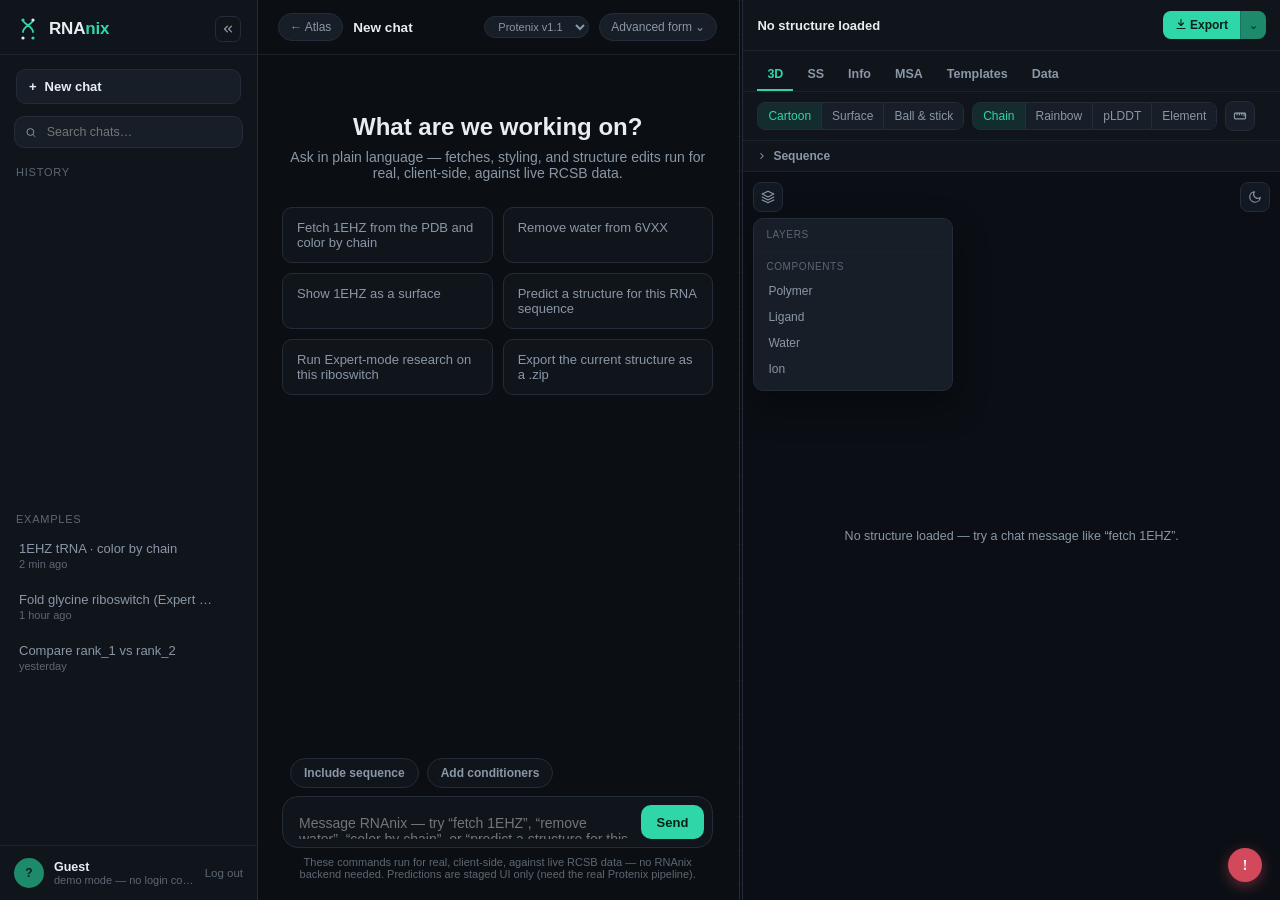
<file: index.html>
<!doctype html>
<html lang="en">
<head>
<meta charset="utf-8">
<meta name="viewport" content="width=device-width, initial-scale=1">
<title>RNAnix Copilot — v2 mockup</title>
<link rel="stylesheet" href="style.css">
<!-- Blocking (no defer/async) and BEFORE <body> on purpose: requireAuth() used to run as the
     last script in the body, after the whole app shell (sidebar, viewer, etc.) had already
     painted -- an unauthenticated visitor (or a fresh incognito tab, or right after logout) saw
     a flash of the full UI before the redirect to login.html fired. Running it here means the
     redirect happens before the browser paints any body content at all. -->
<script src="auth.js"></script>
<script>if (window.RNAnixAuth) RNAnixAuth.requireAuth();</script>
</head>
<body>

<button class="bugreport-btn" id="bugReportBtn" title="Report a bug">!</button>

<div class="shell">

  <!-- ============ SIDEBAR ============ -->
  <aside class="sidebar" id="sidebar">
    <div class="sidebar-head">
      <div class="brand">
        <svg width="24" height="24" viewBox="0 0 24 24" fill="none"><path d="M7 3c0 4 10 6 10 12M17 3c0 4-10 6-10 12" stroke="#2fd6a7" stroke-width="1.8" stroke-linecap="round"/><circle cx="7" cy="3" r="1.6" fill="#2fd6a7"/><circle cx="17" cy="21" r="1.6" fill="#2fd6a7"/><circle cx="17" cy="3" r="1.6" fill="#e8edf2"/><circle cx="7" cy="21" r="1.6" fill="#e8edf2"/></svg>
        <span class="brand-word">RNA<b>nix</b></span>
      </div>
      <button class="sidebar-toggle" id="sidebarToggle" title="Collapse sidebar">
        <svg width="14" height="14" viewBox="0 0 24 24" fill="none" stroke="currentColor" stroke-width="2.2" stroke-linecap="round" stroke-linejoin="round"><path d="M11 17l-5-5 5-5"/><path d="M18 17l-5-5 5-5"/></svg>
      </button>
    </div>
    <button class="new-chat" id="newChatBtn"><span class="nc-plus">+</span><span class="nc-label">New chat</span></button>
    <div class="search-box">
      <svg width="13" height="13" viewBox="0 0 24 24" fill="none" stroke="#8a97a6" stroke-width="2"><circle cx="11" cy="11" r="7"/><path d="M21 21l-4.3-4.3"/></svg>
      <input placeholder="Search chats…">
    </div>
    <div class="hist-label">History</div>
    <div class="hist-list" id="histList"><!-- filled by app.js --></div>
    <div class="hist-label">Examples</div>
    <div class="hist-list" id="exampleList"><!-- filled by app.js --></div>
    <div class="sidebar-foot">
      <div class="avatar" id="userAvatar">?</div>
      <div class="who">
        <div class="wn" id="userName">Guest</div>
        <div class="we" id="userEmail">demo mode — no login configured</div>
      </div>
      <a class="logout" href="/login" id="logoutBtn">Log out</a>
    </div>
  </aside>

  <!-- ============ CHAT COLUMN ============ -->
  <section class="chatcol">
    <div class="chat-head">
      <a class="atlas-nav-btn" href="/" title="Back to the RNA Atlas structure browser">&larr; Atlas</a>
      <div class="cht" id="chatTitle">1EHZ tRNA · color by chain</div>
      <span class="model-select-wrap">
        <select class="model-select" id="modelSelect" title="Backend model used for predictions">
          <option value="">Protenix v1.1</option>
        </select>
        <!-- Hidden by default and only unhidden once a selected model has an entry in app.js's
             MODEL_CHECKPOINT_INFO -- so a model id this table doesn't know about (demo mode, or a
             future server) just doesn't get the affordance, rather than opening onto nothing. -->
        <button class="model-info-btn" id="modelInfoBtn" type="button" aria-expanded="false"
                aria-controls="modelInfoPop" title="Which checkpoint(s) this server runs" hidden>!</button>
        <div class="model-info-pop" id="modelInfoPop" hidden></div>
      </span>
      <button class="adv-toggle" id="advToggle" aria-expanded="false" aria-controls="advPanel"
              title="Manual sampling controls for power users — seeds and samples per seed">Advanced form ⌄</button>
    </div>
    <!-- Sampling knobs applied to every prediction submitted from this page. min/max mirror
         web_bridge.py's defaults_config.json (max_seeds / max_samples); the bridge re-clamps
         server-side, so these bounds are an affordance, not the enforcement point. -->
    <div class="adv-panel" id="advPanel" hidden>
      <span class="adv-field">
        <label class="adv-lbl" for="advSeeds">Seeds</label>
        <input class="adv-num" id="advSeeds" type="number" min="1" max="5" step="1" value="3">
      </span>
      <span class="adv-field">
        <label class="adv-lbl" for="advSamples">Samples / seed</label>
        <input class="adv-num" id="advSamples" type="number" min="1" max="5" step="1" value="5">
      </span>
      <span class="adv-hint" id="advHint"><!-- filled by app.js --></span>
    </div>
    <!-- Contact conditioning. Revealed ONLY while a contact-conditioned model is selected (that
         model's /models entry carries contact:true), because those checkpoints are trained to
         consume an asserted contact map and the backend rejects a request supplying none.
         Deliberately a separate panel from #advPanel: those are sampling knobs that apply to every
         model, this is REQUIRED input for one specific model. -->
    <div class="contact-panel" id="contactPanel" hidden>
      <span class="adv-field contact-grow">
        <label class="adv-lbl" for="contactPairs">Contacts</label>
        <input class="adv-text" id="contactPairs" type="text" autocomplete="off"
               placeholder="10-90, 20-80   ·   between chains: A10-B5"
               title="1-based residue pairs to force into contact. Comma or space separated.">
      </span>
      <span class="adv-field">
        <label class="adv-lbl" for="checkpointSelect">Checkpoint</label>
        <select class="adv-sel" id="checkpointSelect"
                title="Which specialist checkpoint. Auto picks the one validated for the contact type you gave.">
          <option value="auto" selected>Auto (from contacts)</option>
          <option value="itt-contact">Intra-chain — pseudoknots</option>
          <option value="contact-specialist">Inter-chain — docking</option>
        </select>
      </span>
      <span class="adv-hint" id="contactHint"><!-- filled by app.js --></span>
    </div>
    <div class="jobs-panel" id="jobsPanel" hidden><!-- filled by app.js --></div>
    <div class="chat-body" id="chatBody"><!-- filled by app.js --></div>
    <div class="chat-inputbar">
      <div class="input-toolbar">
        <button class="input-tool-btn" id="entityBtn" title="Build a multi-entity structure (RNA / protein / DNA / ligand)">Include sequence</button>
        <div class="attach-wrap">
          <button class="input-tool-btn" id="attachBtn" title="Add chemical mapping, MoHCA-seq, templates, or an MSA as conditioning — or upload your own structure file / paper">Add conditioners</button>
          <div class="attach-menu" id="attachMenu" hidden>
            <button data-tab="data" data-attach="chem">Chemical mapping (1D)</button>
            <button data-tab="data" data-attach="mohca">MoHCA-seq (2D)</button>
            <button data-tab="templates" data-attach="templates">Templates</button>
            <button data-tab="msa" data-attach="msa">MSA</button>
            <!-- Real uploads (bytes -> S3 via uploads.js), not text pasted into a tab. -->
            <button data-upload="template" title="Your own .pdb/.cif — aligned per chain and fed to the fold as a 3D template (template-capable models only)">Upload structure as template (.pdb/.cif)</button>
            <button data-upload="paper" title="A paper (even paywalled) for the research step">Upload paper (.pdf)</button>
          </div>
        </div>
      </div>
      <div class="attach-chips" id="attachChips" hidden><!-- filled by app.js renderAttachChips --></div>
      <div class="inputbox">
        <textarea id="msgInput" rows="1" placeholder="Message RNAnix — try “fetch 1EHZ”, “remove water”, “color by chain”, or “predict a structure for this sequence”…"></textarea>
        <button class="send-btn" id="sendBtn" title="Send">Send</button>
      </div>
      <div class="input-hint">These commands run for real, client-side, against live RCSB data — no RNAnix backend needed. Predictions are staged UI only (need the real Protenix pipeline).</div>
    </div>
  </section>

  <!-- ============ VIEWER COLUMN ============ -->
  <div class="resize-handle" id="resizeHandle" title="Drag to resize"></div>
  <aside class="viewer">
    <div class="viewer-head">
      <div class="viewer-name" id="viewerName">1EHZ — tRNA-Phe</div>
      <div class="dl-wrap">
        <button class="dl-main" id="dlMain" title="Download everything as a .zip">
          <svg width="12" height="12" viewBox="0 0 24 24" fill="none" stroke="currentColor" stroke-width="2.2" stroke-linecap="round" stroke-linejoin="round" style="vertical-align:-1px"><path d="M12 3v12"/><path d="M7 10l5 5 5-5"/><path d="M4 21h16"/></svg>
          Export
        </button>
        <button class="dl-caret" id="dlCaret" title="More download options">⌄</button>
        <div class="dl-menu" id="dlMenu" hidden>
          <button class="dl-item" data-k="zip">Everything (.zip)</button>
          <button class="dl-item" data-k="pdb">Structure (.pdb)</button>
          <button class="dl-item" data-k="cif">Structure (.cif)</button>
          <button class="dl-item" data-k="png">Image (.png)</button>
          <button class="dl-item" data-k="dbn">Secondary structure (.dbn)</button>
          <button class="dl-item" data-k="msa">Current MSA tab (.fasta)</button>
          <button class="dl-item" data-k="pool">Full prediction pool (all seeds &amp; samples)</button>
        </div>
      </div>
    </div>

    <div class="vtabs">
      <button class="vtab active" data-tab="3d">3D</button>
      <button class="vtab" data-tab="ss">SS</button>
      <button class="vtab" data-tab="info">Info</button>
      <button class="vtab" data-tab="msa">MSA</button>
      <button class="vtab" data-tab="templates">Templates</button>
      <button class="vtab" data-tab="data">Data</button>
    </div>

    <!-- ---- 3D tab ---- -->
    <div class="tabpanel active" data-panel="3d">
      <div class="viewer-toolbar" id="viewerToolbar">
        <!-- row 1: style + color as button groups -->
        <div class="vt-row1">
          <div class="btn-group" id="styleGroup">
            <button class="seg-btn active" data-style="Cartoon">Cartoon</button>
            <button class="seg-btn" data-style="Surface">Surface</button>
            <button class="seg-btn" data-style="Ball & stick">Ball &amp; stick</button>
          </div>
          <div class="btn-group" id="colorGroup">
            <button class="seg-btn active" data-color="Chain">Chain</button>
            <button class="seg-btn" data-color="Rainbow">Rainbow</button>
            <button class="seg-btn" data-color="pLDDT">pLDDT</button>
            <button class="seg-btn" data-color="Element">Element</button>
          </div>
          <button class="icon-btn" id="measureBtn" title="Measure distance">
            <svg width="14" height="14" viewBox="0 0 24 24" fill="none" stroke="currentColor" stroke-width="2" stroke-linecap="round" stroke-linejoin="round"><rect x="2.5" y="7" width="19" height="10" rx="1.5"/><path d="M7 7v3M11 7v3M15 7v3M19 7v5"/></svg>
          </button>
        </div>
        <!-- row 1b: rank scrubber -- only shown when a loaded prediction has more than one ranked
             pick (see addPredictionLayer/L.ranks). Hidden for plain PDB fetches and single-rank
             predictions. -->
        <div class="vt-row1b" id="rankScrubber" hidden>
          <button class="icon-btn" id="rankPrevBtn" title="Previous rank">
            <svg width="12" height="12" viewBox="0 0 24 24" fill="none" stroke="currentColor" stroke-width="2.5" stroke-linecap="round" stroke-linejoin="round"><path d="M15 6l-6 6 6 6"/></svg>
          </button>
          <span id="rankLabel">Rank 1 of 5</span>
          <button class="icon-btn" id="rankNextBtn" title="Next rank">
            <svg width="12" height="12" viewBox="0 0 24 24" fill="none" stroke="currentColor" stroke-width="2.5" stroke-linecap="round" stroke-linejoin="round"><path d="M9 6l6 6-6 6"/></svg>
          </button>
          <button class="seg-btn rank-overlay-btn" id="rankOverlayBtn" title="Co-render every rank in the same scene (not structurally aligned -- each is an independent sample, so they may sit at different positions/orientations)">Overlay all</button>
        </div>
        <!-- row 2: collapsible sequence accordion -->
        <button class="seq-acc-head" id="seqAccHead">
          <svg class="seq-caret" width="10" height="10" viewBox="0 0 24 24" fill="none" stroke="currentColor" stroke-width="2.5" stroke-linecap="round" stroke-linejoin="round"><path d="M9 6l6 6-6 6"/></svg>
          Sequence
        </button>
        <div class="seq-acc-body" id="seqPanel" hidden>
          <div class="sp-body" id="seqBody"></div>
        </div>
      </div>
      <!-- row 3: the 3D canvas itself -->
      <div class="canvas-wrap">
        <div id="mstarContainer" class="mstar-container"></div>
        <div class="viewer-msg" id="viewerMsg">Loading…</div>
        <button class="icon-btn canvas-theme-btn" id="themeBtn" title="Toggle light/dark viewer background"></button>

        <div class="display-wrap canvas-display-wrap">
          <button class="icon-btn" id="displayBtn" title="Layers &amp; components">
            <svg width="14" height="14" viewBox="0 0 24 24" fill="none" stroke="currentColor" stroke-width="2" stroke-linecap="round" stroke-linejoin="round"><path d="M12 2 2 7l10 5 10-5-10-5z"/><path d="M2 17l10 5 10-5"/><path d="M2 12l10 5 10-5"/></svg>
          </button>
          <div class="display-menu" id="displayMenu">
            <div class="disp-sec-label">Layers</div>
            <div class="disp-layers" id="dispLayers"></div>
            <div class="disp-divider"></div>
            <div class="disp-sec-label">Components</div>
            <div class="comp-panel">
              <div class="comp-row" data-c="Polymer"><span class="cn">Polymer</span><button class="eye"></button></div>
              <div class="comp-row" data-c="Ligand"><span class="cn">Ligand</span><button class="eye"></button></div>
              <div class="comp-row" data-c="Water"><span class="cn">Water</span><button class="eye"></button></div>
              <div class="comp-row" data-c="Ion"><span class="cn">Ion</span><button class="eye"></button></div>
            </div>
          </div>
        </div>
      </div>
    </div>

    <!-- ---- Secondary Structure tab ---- -->
    <div class="tabpanel" data-panel="ss">
      <div class="ssmode-row">
        <button class="ssmode-btn active" data-m="proj">3D projection</button>
        <button class="ssmode-btn" data-m="circular">2D layout</button>
        <button class="ssmode-btn" data-m="arc">Arc</button>
        <button class="ssmode-btn" data-m="flatten">Flattened 3D fold</button>
      </div>
      <div class="ss-caption">Backbone <span class="ss-leg-grey">grey</span> · <span class="ss-leg-pair">base pair</span> · <span class="ss-leg-pk">pseudoknot (dashed)</span>. "Flattened 3D fold" tracks the 3D viewer's camera live as you rotate it.</div>
      <div class="ss-canvas" id="ssCanvas"></div>
      <div class="motif-lanes-wrap">
        <div class="data-sec-h" style="padding:0 14px;">Motif lanes <span class="data-hint">sequence · DMS · 2A3 reactivity (white=protected → red=reactive) · pairing (white=paired, light red=unpaired)</span></div>
        <div id="motifLanes"></div>
      </div>
    </div>

    <!-- ---- Info tab ---- -->
    <div class="tabpanel" data-panel="info">
      <div class="info-wrap" id="infoWrap"></div>
    </div>

    <!-- ---- MSA tab ---- -->
    <div class="tabpanel" data-panel="msa">
      <div class="data-wrap" style="padding-bottom:0;">
        <div>
          <div class="data-sec-h">Multiple sequence alignment <span class="data-hint">paste FASTA, gaps as '-'</span></div>
          <textarea class="data-input" id="msaInput" rows="6"></textarea>
          <div class="data-actions"><button class="mini-btn" id="msaUpload">Upload .fasta</button><button class="mini-btn primary" id="msaViz">Render alignment</button></div>
        </div>
      </div>
      <div class="msa-table" id="msaWrap"></div>
    </div>

    <!-- ---- Templates tab ---- -->
    <div class="tabpanel" data-panel="templates">
      <!-- filled by app.js renderTemplates() at init and on every open, from the current thread's
           /brief data (templates.js); with no job it renders the mode-"none" empty state -->
      <div class="tpl-wrap" id="tplWrap"></div>
    </div>

    <!-- ---- Data tab: ChemMap + MoHCA-seq ---- -->
    <div class="tabpanel" data-panel="data">
      <div class="data-wrap">
        <div class="data-sec">
          <div class="data-sec-h">Chemical mapping (1D) <span class="data-hint">SHAPE / DMS reactivity per residue</span></div>
          <textarea class="data-input" id="chemInput" rows="2" placeholder="Paste reactivity values, comma or newline separated…"></textarea>
          <div class="data-actions"><button class="mini-btn" id="chemUpload">Upload file</button><button class="mini-btn primary" id="chemViz">Visualize</button></div>
          <div class="chemmap-track" id="chemTrack"></div>
        </div>
        <div class="data-sec">
          <div class="data-sec-h">MoHCA-seq (2D) <span class="data-hint">hydroxyl-radical contact map</span></div>
          <textarea class="data-input" id="mohcaInput" rows="3" placeholder="Paste contact triples: i,j,score per line…"></textarea>
          <div class="data-actions"><button class="mini-btn" id="mohcaUpload">Upload file</button><button class="mini-btn primary" id="mohcaViz">Visualize</button></div>
          <div class="mohca-grid" id="mohcaGrid"></div>
        </div>
      </div>
    </div>
  </aside>

</div>

<!-- ============ ENTITY INPUT MODAL — ported from the original /inference form ============ -->
<div class="modal-overlay" id="entityModalOverlay" hidden>
  <div class="modal-card">
    <div class="modal-head">
      <h3>Input entities</h3>
      <button class="modal-close" id="entityModalClose" title="close">&times;</button>
    </div>
    <label class="ilbl">Entities <span class="lbl-sub">RNA · protein · DNA · ligand</span></label>
    <div id="ent-entities"></div>
    <div class="ent-actions"><button id="add-entity" class="linkbtn" type="button">+ Add entity</button></div>
    <div class="seqinfo"><span id="ent-seqlen">0 residues</span><button id="example-btn" class="linkbtn" type="button">load example</button></div>
    <div class="modal-actions">
      <button class="mini-btn" id="entityCancel">Cancel</button>
      <button class="mini-btn primary" id="entityInsert">Insert into message</button>
    </div>
  </div>
</div>

<input type="file" id="fileHidden" hidden accept=".txt,.csv,.fasta,.fa">
<!-- Binary uploads (structure files as templates, papers); #fileHidden above stays text-only. -->
<input type="file" id="fileUploadHidden" hidden accept=".pdb,.ent,.cif,.mmcif,.pdf">
<script src="uploads.js"></script>
<!-- templates.js (pure Templates-tab helpers, window.RNAnixTemplates) must load before app.js -->
<script src="templates.js"></script>
<script src="app.js"></script>
</body>
</html>
</file>
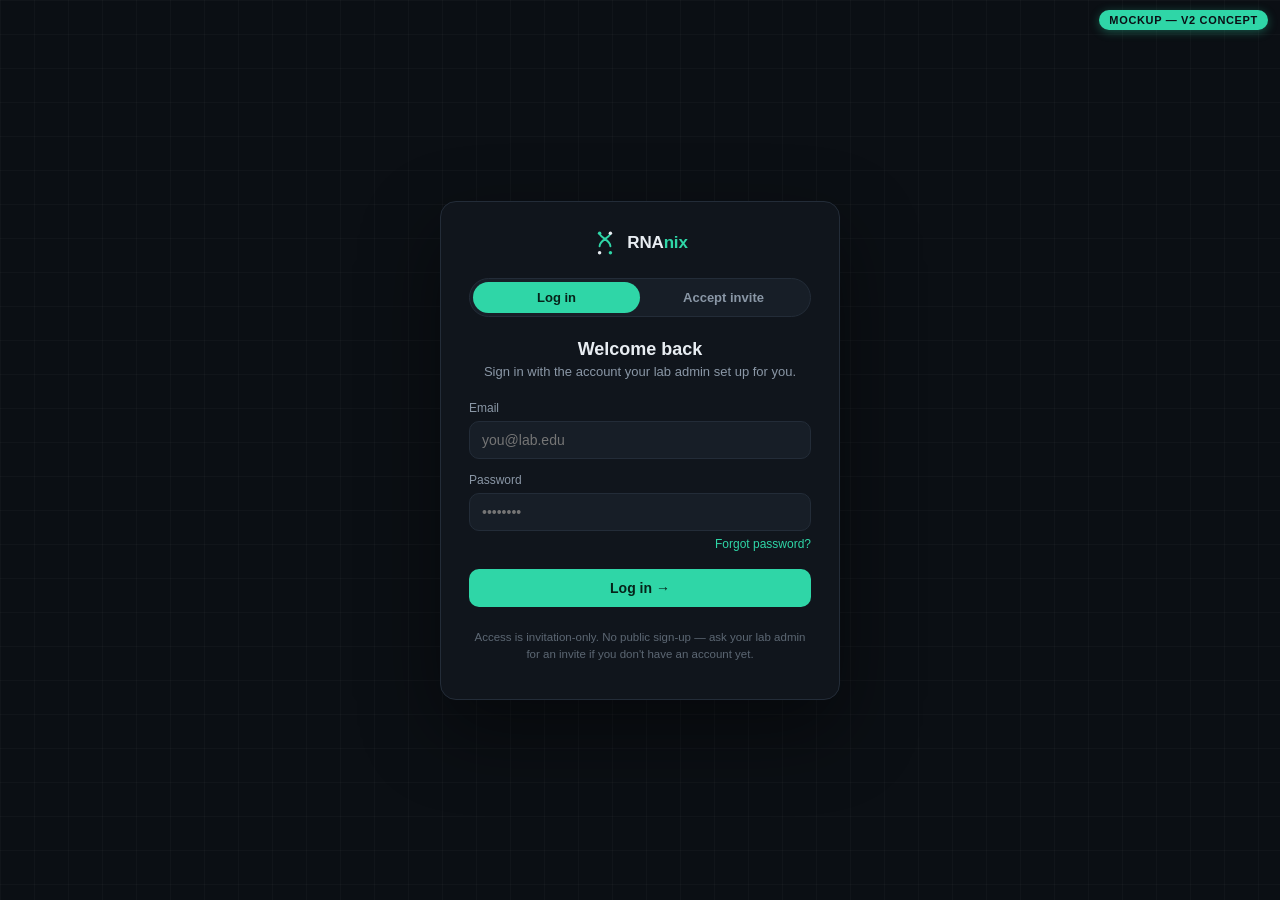
<file: login.html>
<!doctype html>
<html lang="en">
<head>
<meta charset="utf-8">
<meta name="viewport" content="width=device-width, initial-scale=1">
<title>RNAnix — sign in</title>
<link rel="stylesheet" href="style.css">
</head>
<body>
<div class="mockup-badge">mockup — v2 concept</div>

<div class="auth-wrap">
  <div class="auth-card">
    <div class="brand">
      <svg width="26" height="26" viewBox="0 0 24 24" fill="none"><path d="M7 3c0 4 10 6 10 12M17 3c0 4-10 6-10 12" stroke="#2fd6a7" stroke-width="1.8" stroke-linecap="round"/><circle cx="7" cy="3" r="1.6" fill="#2fd6a7"/><circle cx="17" cy="21" r="1.6" fill="#2fd6a7"/><circle cx="17" cy="3" r="1.6" fill="#e8edf2"/><circle cx="7" cy="21" r="1.6" fill="#e8edf2"/></svg>
      <span class="brand-word">RNA<b>nix</b></span>
    </div>

    <div class="auth-tabs">
      <button class="active" data-pane="login">Log in</button>
      <button data-pane="invite">Accept invite</button>
    </div>

    <!-- ---- LOG IN ---- -->
    <div class="pane active" id="pane-login">
      <p class="auth-title">Welcome back</p>
      <p class="auth-sub">Sign in with the account your lab admin set up for you.</p>
      <form id="loginForm">
        <div class="field"><label>Email</label><input type="email" id="login-email" placeholder="you@lab.edu"></div>
        <div class="field"><label>Password</label><input type="password" id="login-pw" placeholder="••••••••"></div>
        <p class="auth-error" id="login-error" hidden></p>
        <div class="auth-forgot"><a href="#">Forgot password?</a></div>
        <button class="btn-primary" type="submit">Log in →</button>
      </form>
      <p class="auth-nogo">Access is invitation-only. No public sign-up — ask your lab admin<br>for an invite if you don't have an account yet.</p>
    </div>

    <!-- ---- ACCEPT INVITE ---- -->
    <div class="pane" id="pane-invite">
      <p class="auth-title">You've been invited</p>
      <p class="auth-sub">Set a password to activate your RNAnix account.</p>
      <div class="invite-note" id="invite-note"><b>Your lab admin</b> invited you to RNAnix. Log in with the temporary password from your invite email first — this pane activates once Cognito asks for a new one.</div>
      <form id="inviteForm">
        <div class="field"><label>Email</label><input type="email" id="invite-email"></div>
        <div class="field">
          <label>New password</label>
          <input type="password" id="pw" placeholder="Create a password" oninput="checkStrength()">
          <div class="strength" id="strength">
            <span data-k="len">8+ characters</span>
            <span data-k="up">1 uppercase</span>
            <span data-k="num">1 number</span>
            <span data-k="sp">1 special char</span>
          </div>
        </div>
        <div class="field"><label>Confirm password</label><input type="password" id="invite-pw2" placeholder="Repeat password"></div>
        <p class="auth-error" id="invite-error" hidden></p>
        <button class="btn-primary" type="submit">Set password &amp; continue →</button>
      </form>
    </div>
  </div>
</div>

<!-- Only auth.js here, deliberately: this page (plus auth.js + style.css) is the one thing the
     edge gate serves to visitors who are NOT logged in, so it must not pull in app.js -- both to
     keep the un-authenticated surface minimal and because app.js does nothing on this page.
     NOTE: in production this file is served from the SITE ROOT as /login (-> the /login.html
     object), not from /inference/. It is published ONLY by rna-atlas-inference's
     scripts/deploy_frontend.sh, which rewrites the two relative asset refs (style.css above,
     auth.js below) to /inference/style.css and /inference/auth.js -- at the root, a relative
     style.css would be the Atlas landing page's stylesheet and auth.js would not exist -- and
     injects the window.INFER_API / COGNITO_REGION / COGNITO_CLIENT_ID / AUTH_COOKIE_DOMAIN config
     block right before the auth.js tag (without it RNAnixAuth.configured() is false, the forms
     fall back to index.html, and the gate bounces straight back here: a lockout). Never copy this
     file to S3 by hand. Relative here keeps `python3 -m http.server` from the repo root working. -->
<script src="auth.js"></script>
<script>
// ?next= is set by the edge gate: the same-origin path the visitor originally asked for ("/",
// "/v0/inference/", ...). Only an absolute path on THIS origin is honoured -- never a full URL,
// never "//host", never the login page itself (/login or /login.html would loop) -- so this
// cannot become an open redirect. With no usable next (someone opened /login directly), go to
// the app: this page is served from the site root, so a relative default would land on the Atlas
// landing page instead.
function safeNext() {
  var n = new URLSearchParams(location.search).get('next') || '';
  if (/^\/(?!\/)[^\\\s]*$/.test(n) && !/^\/login(\.html)?([?#\/]|$)/.test(n) && !/login\.html/.test(n)) return n;
  return '/inference/';
}

// Someone with a still-valid session in this browser (or a live refresh token) never needs the
// form: refresh the edge cookie and send them on. Covers everyone who logged in before the cookie
// existed and got bounced here by the gate.
(function () {
  if (!window.RNAnixAuth || !RNAnixAuth.configured()) return;
  RNAnixAuth.resume().then(function (ok) { if (ok) location.replace(safeNext()); });
})();

document.querySelectorAll('.auth-tabs button').forEach(function (b) {
  b.onclick = function () {
    document.querySelectorAll('.auth-tabs button').forEach(function (x) { x.classList.remove('active'); });
    document.querySelectorAll('.pane').forEach(function (x) { x.classList.remove('active'); });
    b.classList.add('active');
    document.getElementById('pane-' + b.dataset.pane).classList.add('active');
  };
});
function checkStrength() {
  var v = document.getElementById('pw').value;
  var rules = { len: v.length >= 8, up: /[A-Z]/.test(v), num: /[0-9]/.test(v), sp: /[^A-Za-z0-9]/.test(v) };
  Object.keys(rules).forEach(function (k) {
    document.querySelector('#strength [data-k="' + k + '"]').classList.toggle('ok', rules[k]);
  });
}

// pendingInviteSession carries a NEW_PASSWORD_REQUIRED challenge's Session token from the login
// pane to the invite pane — Cognito needs it back in RespondToAuthChallenge.
var pendingInviteSession = null;

// The invite email's "Accept your invitation" link is /login.html?email=<address> (Cognito's
// {username} placeholder, see terraform/cognito.tf) -- pre-fill it so an invitee never has to
// copy their own email out of the email body onto a blank form, and jump straight into the
// password field since the temp password is the only thing left to type.
(function () {
  var email = new URLSearchParams(location.search).get('email');
  if (!email) return;
  document.getElementById('login-email').value = email;
  document.getElementById('invite-email').value = email;
  document.getElementById('login-pw').focus();
})();

document.getElementById('loginForm').addEventListener('submit', async function (e) {
  e.preventDefault();
  var errEl = document.getElementById('login-error'); errEl.hidden = true;
  if (!window.RNAnixAuth || !RNAnixAuth.configured()) { location.href = 'index.html'; return; } // mockup fallback
  var email = document.getElementById('login-email').value.trim();
  var pw = document.getElementById('login-pw').value;
  try {
    await RNAnixAuth.login(email, pw);
    location.href = safeNext();
  } catch (err) {
    if (err.challenge === 'NEW_PASSWORD_REQUIRED') {
      pendingInviteSession = err.session;
      document.getElementById('invite-email').value = email;
      document.getElementById('invite-note').innerHTML = '<b>' + email + '</b> — this account has a temporary password. Set a permanent one below to finish activating it.';
      document.querySelectorAll('.auth-tabs button').forEach(function (x) { x.classList.remove('active'); });
      document.querySelectorAll('.pane').forEach(function (x) { x.classList.remove('active'); });
      document.querySelector('.auth-tabs button[data-pane="invite"]').classList.add('active');
      document.getElementById('pane-invite').classList.add('active');
    } else {
      errEl.textContent = err.message || 'Login failed.'; errEl.hidden = false;
    }
  }
});

document.getElementById('inviteForm').addEventListener('submit', async function (e) {
  e.preventDefault();
  var errEl = document.getElementById('invite-error'); errEl.hidden = true;
  if (!window.RNAnixAuth || !RNAnixAuth.configured()) { location.href = 'index.html'; return; } // mockup fallback
  var email = document.getElementById('invite-email').value.trim();
  var pw = document.getElementById('pw').value, pw2 = document.getElementById('invite-pw2').value;
  if (pw !== pw2) { errEl.textContent = 'Passwords do not match.'; errEl.hidden = false; return; }
  if (!pendingInviteSession) { errEl.textContent = 'Log in with your temporary password first (Log in tab).'; errEl.hidden = false; return; }
  try {
    await RNAnixAuth.completeNewPassword(email, pw, pendingInviteSession);
    location.href = safeNext();
  } catch (err) {
    errEl.textContent = err.message || 'Could not set password.'; errEl.hidden = false;
  }
});
</script>
</body>
</html>
</file>
<file: style.css>
/* RNAnix Copilot — v2 visual mockup. Not wired to any backend. */

:root {
  --bg-deep: #0b0f14;
  --bg-panel: #10151c;
  --bg-elevated: #171e27;
  --bg-hover: #1d2530;
  --border: #232c38;
  --border-soft: #1a222c;
  --text: #e8edf2;
  --text-muted: #8a97a6;
  --text-dim: #5c6773;
  --accent: #2fd6a7;
  --accent-dim: #1c8a6b;
  --accent-soft: rgba(47, 214, 167, 0.12);
  --danger: #d1495b;
  --radius: 10px;
  --radius-lg: 16px;
  font-family: -apple-system, "Segoe UI", Inter, Roboto, Helvetica, Arial, sans-serif;
}

* { box-sizing: border-box; }
/* Author rules that set `display` unconditionally on a selector (e.g. `.modal-overlay { display:
   flex }`) otherwise beat the browser's own `[hidden] { display: none }` UA-stylesheet rule —
   author CSS always wins over UA defaults even at equal specificity. This one rule guarantees
   the `hidden` attribute always wins everywhere on the page, present or future. */
[hidden] { display: none !important; }
html, body { height: 100%; }
body {
  margin: 0;
  background: var(--bg-deep);
  color: var(--text);
  background-image:
    linear-gradient(rgba(255,255,255,0.025) 1px, transparent 1px),
    linear-gradient(90deg, rgba(255,255,255,0.025) 1px, transparent 1px);
  background-size: 34px 34px;
}

.mockup-badge {
  position: fixed; top: 10px; right: 12px; z-index: 999;
  font-size: 11px; letter-spacing: .06em; text-transform: uppercase;
  color: var(--bg-deep); background: var(--accent);
  padding: 4px 10px; border-radius: 999px; font-weight: 700;
  box-shadow: 0 2px 10px rgba(47,214,167,.35);
}

.bugreport-btn {
  position: fixed; bottom: 18px; right: 18px; z-index: 999;
  width: 34px; height: 34px; border-radius: 50%; border: none; cursor: pointer;
  background: var(--danger); color: #fff; font-weight: 800; font-size: 15px;
  font-family: Georgia, serif; line-height: 1;
  box-shadow: 0 4px 14px rgba(209, 73, 91, .45);
}
.bugreport-btn:hover { filter: brightness(1.1); }

a { color: var(--accent); text-decoration: none; }
a:hover { text-decoration: underline; }
button { font-family: inherit; cursor: pointer; }

/* ---------- brand ---------- */
.brand { display: flex; align-items: center; gap: 9px; }
.brand svg { flex: none; }
.brand-word { font-size: 17px; font-weight: 700; letter-spacing: -.01em; }
.brand-word b { color: var(--accent); font-weight: 800; }

/* ================= AUTH PAGE ================= */
.auth-wrap {
  min-height: 100vh; display: flex; align-items: center; justify-content: center;
  padding: 24px;
}
.auth-card {
  width: 100%; max-width: 400px;
  background: var(--bg-panel);
  border: 1px solid var(--border);
  border-radius: var(--radius-lg);
  padding: 28px 28px 24px;
  box-shadow: 0 30px 80px rgba(0,0,0,.45);
}
.auth-card .brand { justify-content: center; margin-bottom: 22px; }
.auth-tabs {
  display: flex; background: var(--bg-elevated); border: 1px solid var(--border);
  border-radius: 999px; padding: 3px; margin-bottom: 22px;
}
.auth-tabs button {
  flex: 1; border: none; background: transparent; color: var(--text-muted);
  padding: 8px 10px; border-radius: 999px; font-size: 13px; font-weight: 600;
  transition: all .15s;
}
.auth-tabs button.active { background: var(--accent); color: #06231a; }

.auth-title { font-size: 18px; font-weight: 700; margin: 0 0 4px; text-align: center; }
.auth-sub { font-size: 13px; color: var(--text-muted); text-align: center; margin: 0 0 22px; }

.field { margin-bottom: 14px; }
.field label { display: block; font-size: 12px; color: var(--text-muted); margin-bottom: 6px; }
.field input {
  width: 100%; background: var(--bg-elevated); border: 1px solid var(--border);
  color: var(--text); padding: 10px 12px; border-radius: var(--radius); font-size: 14px;
}
.field input:focus { outline: none; border-color: var(--accent); }
.field input[readonly] { color: var(--text-dim); }

.invite-note {
  font-size: 12.5px; color: var(--text-muted); background: var(--accent-soft);
  border: 1px solid rgba(47,214,167,.25); border-radius: var(--radius);
  padding: 10px 12px; margin-bottom: 18px; line-height: 1.5;
}
.invite-note b { color: var(--text); }

.strength { display: flex; gap: 6px; margin: 8px 0 4px; flex-wrap: wrap; }
.strength span {
  font-size: 11px; color: var(--text-dim); background: var(--bg-elevated);
  border: 1px solid var(--border); border-radius: 999px; padding: 3px 8px;
}
.strength span.ok { color: var(--accent); border-color: var(--accent-dim); background: var(--accent-soft); }

.btn-primary {
  width: 100%; background: var(--accent); color: #06231a; border: none;
  padding: 11px; border-radius: var(--radius); font-size: 14px; font-weight: 700;
  margin-top: 4px;
}
.btn-primary:hover { background: #4fe3bb; }

.auth-foot { text-align: center; font-size: 12.5px; color: var(--text-muted); margin-top: 16px; }
.auth-forgot { text-align: right; font-size: 12px; margin: -8px 0 14px; }
.auth-nogo { text-align: center; font-size: 11.5px; color: var(--text-dim); margin-top: 22px; line-height: 1.5; }
.auth-error { color: #ef476f; font-size: 12.5px; margin: -4px 0 10px; }

.pane { display: none; }
.pane.active { display: block; }

/* ================= APP SHELL ================= */
.shell { display: flex; height: 100vh; overflow: hidden; }

/* ---- sidebar ---- */
.sidebar {
  width: 258px; flex: none; background: var(--bg-panel);
  border-right: 1px solid var(--border); display: flex; flex-direction: column;
}
.sidebar-head { display: flex; align-items: center; justify-content: space-between; gap: 8px; padding: 16px 16px 12px; border-bottom: 1px solid var(--border-soft); }
.sidebar-toggle {
  background: none; border: 1px solid var(--border); color: var(--text-muted); flex: none;
  border-radius: 7px; padding: 5px; display: flex; align-items: center; justify-content: center;
  transition: transform .18s ease;
}
.sidebar-toggle:hover { color: var(--text); border-color: var(--accent-dim); }
.new-chat {
  display: flex; align-items: center; gap: 8px; margin: 14px 16px 0;
  background: var(--bg-elevated); border: 1px solid var(--border); color: var(--text);
  padding: 9px 12px; border-radius: var(--radius); font-size: 13px; font-weight: 600;
}
.new-chat:hover { border-color: var(--accent-dim); }

/* ---- collapsed sidebar ---- */
.sidebar { transition: width .18s ease; }
.sidebar.collapsed { width: 60px; }
.sidebar.collapsed .sidebar-toggle { transform: rotate(180deg); }
.sidebar.collapsed .brand-word,
.sidebar.collapsed .nc-label,
.sidebar.collapsed .search-box,
.sidebar.collapsed .hist-label,
.sidebar.collapsed .hist-list,
.sidebar.collapsed .who,
.sidebar.collapsed .logout { display: none; }
.sidebar.collapsed .sidebar-head { justify-content: center; padding: 16px 8px 12px; }
.sidebar.collapsed .sidebar-head .brand { justify-content: center; }
.sidebar.collapsed .new-chat { margin: 14px 8px 0; justify-content: center; padding: 9px; }
.sidebar.collapsed .sidebar-foot { justify-content: center; padding: 12px 8px; }
.search-box {
  margin: 12px 14px 4px; display: flex; align-items: center; gap: 8px;
  background: var(--bg-elevated); border: 1px solid var(--border); border-radius: var(--radius);
  padding: 7px 10px;
}
.search-box input { background: none; border: none; color: var(--text); font-size: 12.5px; width: 100%; }
.search-box input:focus { outline: none; }
.hist-label {
  font-size: 11px; text-transform: uppercase; letter-spacing: .07em; color: var(--text-dim);
  padding: 14px 16px 6px;
}
.hist-list { flex: 1; overflow-y: auto; padding: 0 8px; }
.hist-item {
  position: relative; display: flex; flex-direction: column; gap: 2px; padding: 9px 10px; border-radius: var(--radius);
  font-size: 13px; color: var(--text-muted); margin-bottom: 2px; border: 1px solid transparent;
}
.hist-item:hover { background: var(--bg-hover); color: var(--text); }
.hist-item.active { background: var(--accent-soft); border-color: rgba(47,214,167,.3); color: var(--text); }
.hist-item .ht { white-space: nowrap; overflow: hidden; text-overflow: ellipsis; padding-right: 18px; }
.hist-item .hs { font-size: 11px; color: var(--text-dim); }
.hist-del {
  position: absolute; top: 6px; right: 6px; background: none; border: none; color: var(--text-dim);
  font-size: 15px; line-height: 1; padding: 2px 5px; border-radius: 4px; opacity: 0; cursor: pointer;
}
.hist-item:hover .hist-del { opacity: 1; }
.hist-del:hover { color: var(--danger); background: rgba(209, 73, 91, .12); }

.sidebar-foot {
  border-top: 1px solid var(--border-soft); padding: 12px 14px; display: flex;
  align-items: center; gap: 10px;
}
.avatar {
  width: 30px; height: 30px; border-radius: 50%; background: var(--accent-dim);
  color: #06231a; display: flex; align-items: center; justify-content: center;
  font-size: 12px; font-weight: 800; flex: none;
}
.who { flex: 1; min-width: 0; }
.who .wn { font-size: 12.5px; font-weight: 600; white-space: nowrap; overflow: hidden; text-overflow: ellipsis; }
.who .we { font-size: 11px; color: var(--text-dim); white-space: nowrap; overflow: hidden; text-overflow: ellipsis; }
.logout { font-size: 11.5px; color: var(--text-dim); }

/* ---- chat column ---- */
.chatcol { flex: 1 1 auto; min-width: 0; display: flex; flex-direction: column; background: var(--bg-deep); }
.chat-head {
  display: flex; align-items: center; gap: 10px; padding: 13px 20px;
  border-bottom: 1px solid var(--border-soft); flex: none;
}
.chat-head .cht { font-size: 13.5px; font-weight: 600; flex: 1; min-width: 0; overflow: hidden; text-overflow: ellipsis; white-space: nowrap; }
.badge {
  font-size: 11px; color: var(--text-muted); background: var(--bg-elevated);
  border: 1px solid var(--border); padding: 3px 9px; border-radius: 999px;
}
.model-select {
  font-size: 11px; color: var(--text-muted); background: var(--bg-elevated);
  border: 1px solid var(--border); padding: 3px 9px; border-radius: 999px;
  font-family: inherit; cursor: pointer; max-width: 160px;
}
.model-select:hover { color: var(--text); border-color: var(--accent-dim); }
.model-select-wrap { position: relative; display: inline-flex; align-items: center; gap: 6px; }
.model-info-btn {
  width: 18px; height: 18px; border-radius: 50%; border: 1px solid var(--border);
  background: var(--bg-elevated); color: var(--text-dim); font-family: Georgia, serif;
  font-weight: 800; font-size: 11px; line-height: 1; padding: 0; flex: none;
}
.model-info-btn:hover, .model-info-btn[aria-expanded="true"] { color: var(--text); border-color: var(--accent-dim); }
.model-info-pop {
  position: absolute; top: calc(100% + 6px); left: 0; z-index: 60; width: 300px;
  background: var(--bg-elevated); border: 1px solid var(--border); border-radius: 10px;
  padding: 11px 13px; font-size: 12px; line-height: 1.5; color: var(--text-muted);
  box-shadow: 0 14px 34px rgba(0,0,0,.45);
}
.model-info-pop .mip-summary { color: var(--text); font-weight: 600; margin-bottom: 6px; }
.model-info-pop ul { margin: 0 0 6px; padding-left: 16px; }
.model-info-pop li { margin-bottom: 3px; }
.model-info-pop .mip-note { color: var(--text-dim); font-size: 11px; }
.adv-toggle {
  font-size: 12px; color: var(--text-muted); background: var(--bg-elevated);
  border: 1px solid var(--border); padding: 6px 11px; border-radius: 999px;
}
.adv-toggle:hover { color: var(--text); border-color: var(--accent-dim); }
.adv-toggle[aria-expanded="true"] { color: var(--text); border-color: var(--accent-dim); background: var(--bg-panel); }

.atlas-nav-btn {
  font-size: 12px; color: var(--text-muted); background: var(--bg-elevated);
  border: 1px solid var(--border); padding: 6px 11px; border-radius: 999px;
  text-decoration: none; white-space: nowrap;
}
.atlas-nav-btn:hover { color: var(--text); border-color: var(--accent-dim); }

.adv-panel {
  flex: none; padding: 10px 20px; border-bottom: 1px solid var(--border-soft);
  display: flex; flex-wrap: wrap; gap: 16px; align-items: center;
}
.adv-field { display: inline-flex; align-items: center; gap: 7px; }
.adv-lbl { font-size: 11px; color: var(--text-dim); }
.adv-num {
  width: 52px; padding: 5px; border: 1px solid var(--border); border-radius: 6px;
  font-size: 12px; font-family: inherit; text-align: center;
  background: var(--bg-panel); color: var(--text);
}
.adv-num:focus { outline: none; border-color: var(--accent-dim); }
.adv-hint { font-size: 11px; color: var(--text-muted); }

/* Contact conditioning. Shares the Advanced form's visual language (same padding, gap, label and
   hint styles) because it occupies the same slot, but is a SEPARATE panel: the Advanced form is
   optional sampling knobs that apply to every model, this is required input revealed only while a
   contact-conditioned model is selected. The left accent marks it as the latter. */
.contact-panel {
  flex: none; padding: 10px 20px; border-bottom: 1px solid var(--border-soft);
  border-left: 2px solid var(--accent-dim);
  display: flex; flex-wrap: wrap; gap: 16px; align-items: center;
}
.contact-grow { flex: 1 1 260px; }
.adv-text {
  flex: 1; min-width: 180px; padding: 5px 8px;
  border: 1px solid var(--border); border-radius: 6px;
  font-size: 12px; font-family: inherit;
  background: var(--bg-panel); color: var(--text);
}
.adv-text:focus { outline: none; border-color: var(--accent-dim); }
.adv-sel {
  padding: 5px 8px; border: 1px solid var(--border); border-radius: 6px;
  font-size: 12px; font-family: inherit;
  background: var(--bg-panel); color: var(--text);
}
.adv-sel:focus { outline: none; border-color: var(--accent-dim); }

.jobs-panel {
  flex: none; padding: 10px 20px; border-bottom: 1px solid var(--border-soft);
  display: flex; flex-wrap: wrap; gap: 8px; align-items: center;
}
.jobs-panel .jobs-label { font-size: 11px; color: var(--text-dim); margin-right: 4px; }
.job-row {
  display: inline-flex; align-items: center; gap: 6px; font-size: 12px;
  background: var(--bg-elevated); border: 1px solid var(--border); border-radius: 999px;
  padding: 4px 10px 4px 12px; cursor: default;
}
.job-row.clickable { cursor: pointer; }
.job-row.clickable:hover { border-color: var(--accent-dim); }
.job-row .job-id { font-family: ui-monospace, SFMono-Regular, Menlo, Consolas, monospace; color: var(--text-muted); overflow-wrap: anywhere; word-break: break-word; }
.job-row .job-caveat { font-size: 10px; text-transform: uppercase; letter-spacing: .04em; color: var(--text-dim); border: 1px solid var(--accent-dim); border-radius: 999px; padding: 0 6px; cursor: help; }
.job-pill { font-size: 10.5px; font-weight: 600; padding: 2px 7px; border-radius: 999px; text-transform: uppercase; letter-spacing: .02em; }
.job-pill.job-running { background: rgba(255, 183, 3, .15); color: #ffb703; }
.job-pill.job-done { background: rgba(47, 214, 167, .15); color: var(--accent); }
.job-pill.job-error { background: rgba(209, 73, 91, .15); color: var(--danger); }

.chat-body { flex: 1; overflow-y: auto; padding: 22px 24px 10px; }

/* empty state */
.empty { max-width: 640px; margin: 4vh auto 0; text-align: center; }
.empty h1 { font-size: 24px; margin: 0 0 8px; }
.empty p { color: var(--text-muted); font-size: 14px; margin: 0 0 26px; }
.cards { display: grid; grid-template-columns: 1fr 1fr; gap: 10px; text-align: left; }
.card {
  background: var(--bg-panel); border: 1px solid var(--border); border-radius: var(--radius);
  padding: 12px 14px; font-size: 13px; color: var(--text-muted);
}
.card:hover { border-color: var(--accent-dim); color: var(--text); background: var(--bg-elevated); }

/* transcript */
.msg { max-width: 78%; margin-bottom: 16px; line-height: 1.55; font-size: 14px; overflow-wrap: anywhere; word-break: break-word; }
.msg.user { margin-left: auto; }
.msg.user .bubble { background: var(--bg-hover); border: 1px solid var(--border); border-radius: 14px 14px 3px 14px; padding: 10px 14px; }
.msg.assistant .bubble { padding: 2px 2px; }
.bubble p, .reasoning-body p { margin: 0 0 8px; }
.bubble p:last-child, .reasoning-body p:last-child { margin-bottom: 0; }
.bubble ul, .reasoning-body ul { margin: 4px 0 8px; padding-left: 20px; }
.bubble code, .reasoning-body code {
  background: var(--bg-elevated); border: 1px solid var(--border); border-radius: 4px;
  padding: 1px 5px; font-size: 12.5px; font-family: ui-monospace, SFMono-Regular, Menlo, Consolas, monospace;
  overflow-wrap: anywhere; word-break: break-word;
}
.msg .who-lbl { font-size: 11px; color: var(--text-dim); margin-bottom: 5px; display: flex; align-items: center; gap: 6px; }
.msg .who-lbl .dot { width: 6px; height: 6px; border-radius: 50%; background: var(--accent); }
.msg .who-lbl.err { color: var(--danger); }
.msg .who-lbl.err .dot { background: var(--danger); }
.bubble-error {
  padding: 10px 14px; border-radius: 10px; background: rgba(209, 73, 91, .1);
  border: 1px solid rgba(209, 73, 91, .35); color: var(--danger); font-size: 13.5px;
  overflow-wrap: anywhere; word-break: break-word;
}
.typing-dots { display: inline-flex; gap: 4px; padding: 4px 0; }
.typing-dots span {
  width: 6px; height: 6px; border-radius: 50%; background: var(--text-dim);
  animation: typing-bounce 1.1s infinite ease-in-out;
}
.typing-dots span:nth-child(2) { animation-delay: .15s; }
.typing-dots span:nth-child(3) { animation-delay: .3s; }
@keyframes typing-bounce { 0%, 80%, 100% { opacity: .25; transform: translateY(0); } 40% { opacity: 1; transform: translateY(-3px); } }

.tool-card {
  max-width: 78%; margin: 0 0 10px; font-family: ui-monospace, SFMono-Regular, Menlo, Consolas, monospace;
  font-size: 12.5px; background: var(--bg-panel); border: 1px solid var(--border);
  border-left: 3px solid var(--accent-dim); border-radius: 8px; padding: 9px 12px;
}
.tool-card .tc-call { color: var(--text-muted); }
.tool-card .tc-call b { color: var(--accent); font-weight: 600; }
.tool-card .tc-ok { color: var(--text); margin-top: 4px; display: flex; align-items: center; gap: 6px; }
.tool-card .tc-ok .chk { color: var(--accent); }

.chat-inputbar { flex: none; padding: 14px 24px 20px; }
.inputbox {
  display: flex; align-items: flex-end; gap: 10px; background: var(--bg-panel);
  border: 1px solid var(--border); border-radius: 16px; padding: 8px 8px 8px 16px;
  max-width: 900px; margin: 0 auto;
}
.inputbox textarea {
  flex: 1; background: none; border: none; color: var(--text); font-size: 14px;
  resize: none; max-height: 140px; padding: 8px 0; font-family: inherit;
}
.inputbox textarea:focus { outline: none; }
.send-btn {
  background: var(--accent); border: none; color: #06231a; height: 34px; padding: 0 16px;
  border-radius: 10px; display: flex; align-items: center; justify-content: center; flex: none;
  font-size: 13px; font-weight: 700;
}
.send-btn:hover { background: #4fe3bb; }
.input-hint { text-align: center; font-size: 11px; color: var(--text-dim); margin-top: 8px; }

/* ---- viewer column ---- */
.viewer {
  width: 42%; max-width: 620px; min-width: 380px; flex: none;
  border-left: 1px solid var(--border); background: var(--bg-panel);
  display: flex; flex-direction: column;
}
.viewer-head {
  display: flex; align-items: center; gap: 8px; padding: 11px 14px;
  border-bottom: 1px solid var(--border-soft); flex-wrap: wrap;
}
.viewer-name { font-size: 13px; font-weight: 600; margin-right: auto; }
.icon-btn {
  width: 30px; height: 30px; border-radius: 8px; border: 1px solid var(--border);
  background: var(--bg-elevated); color: var(--text-muted); display: flex;
  align-items: center; justify-content: center; font-size: 13px;
}
.icon-btn:hover { color: var(--text); border-color: var(--accent-dim); }
.icon-btn.active { color: var(--accent); border-color: var(--accent-dim); background: var(--accent-soft); }
/* ---- row 1: segmented button groups (replace the old <select>s) ---- */
.btn-group { display: flex; border: 1px solid var(--border); border-radius: 8px; overflow: hidden; }
.seg-btn {
  background: var(--bg-elevated); color: var(--text-muted); border: none; font-size: 12px;
  padding: 6px 10px; border-right: 1px solid var(--border);
}
.seg-btn:last-child { border-right: none; }
.seg-btn:hover { color: var(--text); }
.seg-btn.active { background: var(--accent-soft); color: var(--accent); }

/* ---- row 2: collapsible sequence accordion (normal document flow, not a canvas overlay) ---- */
.seq-acc-head {
  display: flex; align-items: center; gap: 6px; width: 100%; text-align: left;
  background: none; border: none; border-top: 1px solid var(--border-soft); color: var(--text-muted);
  font-size: 12px; font-weight: 600; padding: 8px 14px;
}
.seq-acc-head:hover { color: var(--text); }
.seq-acc-head .seq-caret { transition: transform .15s ease; flex: none; }
.seq-acc-head.open .seq-caret { transform: rotate(90deg); }
.seq-acc-body {
  border-top: 1px solid var(--border-soft); padding: 10px 14px; font-size: 11px;
  color: var(--text-muted); max-height: 160px; overflow-y: auto;
}
.seq-acc-body .sp-h { color: var(--text-dim); margin-bottom: 6px; }
.seq-acc-body .sp-seq { font-family: ui-monospace, Menlo, Consolas, monospace; line-height: 1.7; letter-spacing: .5px; }
.seq-acc-body .sp-seq span { padding: 0 1px; border-radius: 2px; }
.seq-acc-body .sp-seq span:hover { background: var(--accent-soft); color: var(--accent); cursor: pointer; }

/* ---- row 3: the 3D canvas itself, filling whatever's left ---- */
.canvas-wrap { flex: 1; position: relative; overflow: hidden; min-height: 0; }
.canvas-fake {
  position: absolute; inset: 0; display: flex; align-items: center; justify-content: center;
  background: radial-gradient(ellipse at center, rgba(47,214,167,.10), transparent 60%);
}
.canvas-fake figcaption {
  position: absolute; bottom: 14px; left: 0; right: 0; text-align: center;
  font-size: 11px; color: var(--text-dim);
}

.comp-panel { width: 100%; }
.comp-row {
  display: flex; align-items: center; gap: 8px; padding: 6px 6px; font-size: 12px;
  color: var(--text-muted); border-radius: 6px;
}
.comp-row:hover { background: var(--bg-hover); }
.comp-row .cn { flex: 1; }
.comp-row button { background: none; border: none; color: var(--text-dim); padding: 2px; display: inline-flex; align-items: center; justify-content: center; }
.comp-row button:hover { color: var(--text); }
.comp-row.off { opacity: .4; }

.canvas-theme-btn {
  position: absolute; top: 10px; right: 10px; z-index: 8;
  background: rgba(23,30,39,.75); backdrop-filter: blur(4px);
}

@media (max-width: 980px) {
  .viewer { display: none; }
  .resize-handle { display: none; }
}

/* ---- drag-to-resize handle between chat and viewer ---- */
.resize-handle { width: 5px; flex: none; cursor: col-resize; position: relative; background: transparent; }
.resize-handle::after {
  content: ""; position: absolute; top: 0; bottom: 0; left: 2px; width: 1px; background: var(--border);
}
.resize-handle:hover::after, .resize-handle.active::after { left: 0; width: 5px; background: var(--accent-dim); }

/* ---- toast ---- */
.toast {
  position: fixed; left: 50%; bottom: 22px; transform: translate(-50%, 12px);
  background: var(--bg-elevated); border: 1px solid var(--border); color: var(--text);
  padding: 9px 16px; border-radius: 999px; font-size: 12.5px; opacity: 0; pointer-events: none;
  transition: all .2s; z-index: 500; box-shadow: 0 8px 24px rgba(0,0,0,.4);
}
.toast.show { opacity: 1; transform: translate(-50%, 0); }

/* ---- input toolbar (above the text field) ---- */
.input-toolbar { display: flex; gap: 8px; max-width: 900px; margin: 0 auto 8px; padding: 0 8px; }
.input-tool-btn {
  font-size: 12px; color: var(--text-muted); background: var(--bg-panel); border: 1px solid var(--border);
  padding: 7px 13px; border-radius: 999px; font-weight: 600;
}
.input-tool-btn:hover { color: var(--text); border-color: var(--accent-dim); }
.attach-wrap { position: relative; }
.attach-menu {
  position: absolute; bottom: calc(100% + 6px); left: 0;
  background: var(--bg-elevated); border: 1px solid var(--border); border-radius: 10px;
  padding: 5px; display: flex; flex-direction: column; min-width: 210px; z-index: 50;
  box-shadow: 0 10px 30px rgba(0,0,0,.4);
}
.attach-menu button {
  background: none; border: none; color: var(--text); text-align: left; font-size: 12.5px;
  padding: 8px 10px; border-radius: 7px;
}
.attach-menu button:hover { background: var(--bg-hover); }

/* ---- attachment chips: uploaded structure files / papers (app.js renderAttachChips) ---- */
.attach-chips { display: flex; flex-wrap: wrap; gap: 6px; max-width: 900px; margin: 0 auto 8px; padding: 0 8px; }
.attach-chip {
  display: inline-flex; align-items: center; gap: 6px; max-width: 100%;
  font-size: 12px; color: var(--text); background: var(--bg-panel); border: 1px solid var(--border);
  border-radius: 999px; padding: 5px 8px 5px 10px;
}
.attach-chip b { font-weight: 600; white-space: nowrap; }
.attach-chip .chip-kind { font-size: 10px; font-weight: 700; letter-spacing: .04em; color: var(--accent); }
.attach-chip .chip-sub { color: var(--text-muted); white-space: nowrap; overflow: hidden; text-overflow: ellipsis; max-width: 48ch; }
.attach-chip.warn { border-color: #c98a2b; }
.attach-chip.warn .chip-sub { color: #e0a84a; }
.attach-chip.busy { opacity: .7; }
.attach-chip .chip-toggle {
  font-size: 10px; font-weight: 700; letter-spacing: .03em; cursor: pointer;
  background: none; border: 1px solid var(--border); color: var(--text-muted); border-radius: 999px; padding: 2px 7px;
}
.attach-chip .chip-toggle:hover { border-color: var(--accent-dim); color: var(--text); }
.attach-chip .chip-toggle.on { background: var(--accent-soft); border-color: var(--accent-dim); color: var(--accent); }
.attach-chip .chip-x { background: none; border: none; color: var(--text-muted); font-size: 15px; line-height: 1; padding: 0 2px; cursor: pointer; }
.attach-chip .chip-x:hover { color: var(--text); }

/* ---- download split button ---- */
.dl-wrap { position: relative; display: flex; }
.dl-main {
  background: var(--accent); color: #06231a; border: none; font-weight: 700; font-size: 12px;
  padding: 7px 12px; border-radius: 8px 0 0 8px;
}
.dl-main:hover { background: #4fe3bb; }
.dl-caret {
  background: var(--accent-dim); color: #06231a; border: none; border-left: 1px solid rgba(0,0,0,.15);
  padding: 7px 8px; border-radius: 0 8px 8px 0; font-size: 11px;
}
.dl-menu {
  position: absolute; top: calc(100% + 6px); right: 0; background: var(--bg-elevated);
  border: 1px solid var(--border); border-radius: 10px; padding: 5px; min-width: 240px;
  z-index: 60; box-shadow: 0 14px 34px rgba(0,0,0,.45);
}
.dl-item {
  display: block; width: 100%; text-align: left; background: none; border: none; color: var(--text);
  font-size: 12.5px; padding: 8px 10px; border-radius: 7px;
}
.dl-item:hover { background: var(--bg-hover); }
.dl-item[disabled] { color: var(--text-dim); cursor: not-allowed; }
.dl-item[disabled]:hover { background: none; }

/* ---- reasoning + sources ---- */
details.reasoning {
  max-width: 78%; margin-bottom: 8px; font-size: 12.5px; background: var(--bg-panel);
  border: 1px solid var(--border); border-radius: 8px; padding: 2px 12px;
}
details.reasoning summary {
  cursor: pointer; padding: 8px 0; color: var(--text-muted); font-weight: 600; list-style: none;
}
details.reasoning summary::-webkit-details-marker { display: none; }
.reasoning-body { color: var(--text-muted); line-height: 1.6; padding: 0 0 12px; border-top: 1px solid var(--border-soft); padding-top: 10px; overflow-wrap: anywhere; word-break: break-word; }
.src-row { display: flex; flex-wrap: wrap; gap: 6px; margin: 8px 0 2px; }
.src-pill {
  font-size: 11px; color: var(--text-muted); background: var(--bg-panel); border: 1px solid var(--border);
  border-radius: 999px; padding: 4px 10px;
}
.src-pill:hover { color: var(--accent); border-color: var(--accent-dim); text-decoration: none; }

/* ---- viewer tabs ---- */
.viewer-toolbar { display: flex; flex-direction: column; border-bottom: 1px solid var(--border-soft); }
.vt-row1 { display: flex; align-items: center; gap: 8px; padding: 9px 14px; flex-wrap: wrap; }
.vt-row1b { display: flex; align-items: center; gap: 8px; padding: 0 14px 9px; }
.vt-row1b #rankLabel { font-size: 12px; color: var(--text-muted); min-width: 82px; text-align: center; }
.rank-overlay-btn {
  height: 30px; border-radius: 8px; border: 1px solid var(--border); padding: 0 10px;
  background: var(--bg-elevated); color: var(--text-muted); font-size: 12px;
}
.rank-overlay-btn:hover { color: var(--text); border-color: var(--accent-dim); }
.rank-overlay-btn.active { color: var(--accent); border-color: var(--accent-dim); background: var(--accent-soft); }
.vtabs { display: flex; gap: 4px; padding: 8px 14px 0; border-bottom: 1px solid var(--border-soft); }
.vtab {
  background: none; border: none; color: var(--text-muted); font-size: 12.5px; font-weight: 600;
  padding: 8px 10px; border-bottom: 2px solid transparent;
}
.vtab:hover { color: var(--text); }
.vtab.active { color: var(--accent); border-bottom-color: var(--accent); }
.tabpanel { display: none; flex: 1; min-height: 0; overflow-y: auto; }
.tabpanel.active { display: flex; flex-direction: column; }
.tabpanel .canvas-wrap { flex: 1; }

.viewer-msg {
  position: absolute; inset: 0; display: none; align-items: center; justify-content: center;
  text-align: center; padding: 20px; font-size: 12.5px; color: var(--text-muted);
  background: rgba(11,15,20,.85); z-index: 5;
}
.mstar-container { position: absolute; inset: 0; }
/* Belt-and-suspenders: even with the Viewer's own layout/viewport-* options set to hide its
   built-in chrome, force-hide Mol*'s floating control cluster and side panels via its own
   stable msp- class names, so only our custom overlay controls (toolbar, comp-panel, seq-panel,
   theme button) are ever visible on the canvas. */
.mstar-container .msp-viewport-controls,
.mstar-container .msp-layout-region.msp-layout-top,
.mstar-container .msp-layout-region.msp-layout-left,
.mstar-container .msp-layout-region.msp-layout-right,
.mstar-container .msp-layout-region.msp-layout-bottom,
.mstar-container [class*="msp-layout-top"],
.mstar-container [class*="msp-layout-left"],
.mstar-container [class*="msp-layout-right"],
.mstar-container [class*="msp-layout-bottom"],
.mstar-container [class*="msp-sequence"],
.mstar-container [class*="msp-viewport-controls"],
.mstar-container [class*="tooltip" i],
.mstar-container [class*="hover-box" i],
.mstar-container [class*="highlight-toast" i] {
  display: none !important;
}
/* Give the viewport back the full height/width now that the top/side chrome above is gone —
   Mol*'s layout otherwise still reserves that space even when its contents are hidden. */
.mstar-container .msp-layout-region.msp-layout-main,
.mstar-container [class*="msp-layout-main"] {
  top: 0 !important; left: 0 !important; right: 0 !important; bottom: 0 !important;
}

/* ---- data tab: chemmap / mohca ---- */
.data-wrap { padding: 16px; display: flex; flex-direction: column; gap: 22px; }
.data-sec-h { font-size: 12.5px; font-weight: 700; margin-bottom: 8px; display: flex; align-items: baseline; gap: 8px; }
.data-hint { font-size: 11px; color: var(--text-dim); font-weight: 400; }
.data-input {
  width: 100%; background: var(--bg-elevated); border: 1px solid var(--border); color: var(--text);
  border-radius: var(--radius); padding: 8px 10px; font-size: 12px; font-family: ui-monospace, Menlo, Consolas, monospace;
  resize: vertical; margin-bottom: 8px;
}
.data-actions { display: flex; gap: 8px; margin-bottom: 10px; }
.mini-btn {
  font-size: 12px; color: var(--text-muted); background: var(--bg-elevated); border: 1px solid var(--border);
  padding: 6px 12px; border-radius: 8px;
}
.mini-btn:hover { color: var(--text); border-color: var(--accent-dim); }
.mini-btn.primary { background: var(--accent); color: #06231a; border-color: transparent; font-weight: 700; }
.mini-btn.primary:hover { background: #4fe3bb; }
.data-empty { font-size: 12px; color: var(--text-dim); padding: 10px 0; }

.track-row { display: flex; align-items: flex-end; gap: 1px; height: 46px; background: var(--bg-elevated); border-radius: 8px; padding: 4px 6px; overflow-x: auto; }
.track-bar { width: 4px; min-width: 4px; border-radius: 1px 1px 0 0; }

.mohca-grid { display: flex; align-items: flex-end; gap: 6px; }
.mohca-inner { display: grid; gap: 1px; background: var(--border-soft); border: 1px solid var(--border); border-radius: 4px; overflow: auto; padding: 3px; }
.mohca-cell { }
.mohca-axis { font-size: 10px; color: var(--text-dim); flex: none; }

/* ---- MSA tab ---- */
.msa-table { padding: 14px; font-family: ui-monospace, Menlo, Consolas, monospace; font-size: 11.5px; overflow-x: auto; }
.msa-row { display: flex; align-items: center; gap: 10px; padding: 2px 0; white-space: nowrap; }
.msa-name { width: 100px; flex: none; color: var(--text-muted); overflow: hidden; text-overflow: ellipsis; }
.msa-seq { letter-spacing: 1px; }
.msa-nt { padding: 0 1px; border-radius: 2px; }

/* ---- templates tab ---- */
.tpl-wrap { padding: 14px; display: flex; flex-direction: column; gap: 10px; }
.tpl-card { background: var(--bg-elevated); border: 1px solid var(--border); border-radius: var(--radius); padding: 12px 14px; }
.tpl-card.used { border-color: var(--accent-dim); }
.tpl-h { display: flex; align-items: center; gap: 8px; margin-bottom: 4px; }
.tpl-id { font-weight: 700; font-size: 13px; }
.tpl-used-badge { font-size: 10px; color: var(--accent); background: var(--accent-soft); padding: 2px 8px; border-radius: 999px; }
.tpl-t { font-size: 12.5px; color: var(--text); margin-bottom: 4px; }
.tpl-meta { font-size: 11.5px; color: var(--text-dim); margin-bottom: 10px; }
.tpl-actions { display: flex; gap: 8px; }
.tpl-actions a.mini-btn { text-decoration: none; }
/* real three-mode tab (templates.js cardsHtml): empty state, mode line, user-upload cards,
   "proposed, not used" chips, the "Sources Claude read" list, RCSB primary-citation line */
.tpl-card.upload, .tpl-card.unrecognised { border-style: dashed; }
.tpl-card.proposed { border-color: var(--border); }
.tpl-card.proposed .tpl-used-badge { color: var(--text-muted); background: var(--bg-panel); }
.tpl-hint { font-style: italic; }
.tpl-chain { font-size: 11px; color: var(--text-muted); background: var(--bg-panel); border: 1px solid var(--border); padding: 1px 7px; border-radius: 999px; }
.tpl-lines { line-height: 1.6; }
.tpl-empty { font-size: 12px; color: var(--text-dim); padding: 10px 0; line-height: 1.5; }
.tpl-mode { font-size: 11px; color: var(--text-muted); text-transform: uppercase; letter-spacing: .04em; }
.tpl-note { font-size: 11.5px; color: var(--text-muted); line-height: 1.5; }
.tpl-cite { font-size: 11.5px; color: var(--text-muted); margin-bottom: 10px; line-height: 1.5; }
.tpl-cite a { color: var(--text-muted); text-decoration: underline dotted; }
.tpl-cite a:hover { color: var(--accent); }
.tpl-sec { border-top: 1px solid var(--border-soft); padding-top: 10px; }
.tpl-sec-h { font-size: 11px; color: var(--text-dim); text-transform: uppercase; letter-spacing: .04em; margin-bottom: 6px; }
.tpl-chips { display: flex; flex-wrap: wrap; gap: 6px; }
.tpl-chip { font-size: 11px; color: var(--text-muted); background: var(--bg-elevated); border: 1px solid var(--border); border-radius: 999px; padding: 3px 9px; text-decoration: none; }
.tpl-chip:hover { color: var(--accent); border-color: var(--accent-dim); }
.tpl-chip.muted { color: var(--text-dim); border-style: dashed; background: transparent; }
.tpl-src-list { list-style: none; margin: 0; padding: 0; display: flex; flex-direction: column; gap: 4px; font-size: 12px; }
.tpl-src-list li { display: flex; flex-wrap: wrap; align-items: baseline; gap: 6px; color: var(--text-muted); }
.tpl-src-list a { color: var(--text); text-decoration: none; }
.tpl-src-list a:hover { color: var(--accent); }
.tpl-src-kind { font-size: 10px; color: var(--accent); background: var(--accent-soft); padding: 1px 6px; border-radius: 999px; }
.tpl-src-host { font-size: 11px; color: var(--text-dim); }
.tpl-upload-name { color: var(--text); }
.tpl-upload-chains { font-size: 11px; color: var(--text-dim); }

/* ---- vtabs: allow wrapping now that there are 6 of them ---- */
.vtabs { flex-wrap: wrap; }

/* ---- Secondary Structure tab ---- */
.ssmode-row { display: flex; flex-wrap: wrap; gap: 6px; padding: 10px 14px 0; }
.ssmode-btn { font-size: 11.5px; color: var(--text-muted); background: var(--bg-elevated); border: 1px solid var(--border); padding: 6px 11px; border-radius: 999px; }
.ssmode-btn:hover { color: var(--text); border-color: var(--accent-dim); }
.ssmode-btn.active { color: var(--accent); border-color: var(--accent-dim); background: var(--accent-soft); }
.ss-caption { font-size: 11px; color: var(--text-dim); padding: 8px 14px 0; line-height: 1.5; }
.ss-leg-grey { color: #8a97a6; }
.ss-leg-pair { color: var(--accent); }
.ss-leg-pk { color: #ef476f; }
.ss-canvas { padding: 6px 14px; display: flex; align-items: center; justify-content: center; overflow-x: auto; }
.data-empty { font-size: 12px; color: var(--text-dim); padding: 20px 0; }
.motif-lanes-wrap { border-top: 1px solid var(--border-soft); padding-top: 10px; margin-top: 6px; }
.motif-lanes { display: flex; flex-direction: column; gap: 4px; padding: 10px 14px 16px; overflow-x: auto; }
.lane { display: flex; align-items: center; gap: 8px; }
.lane-lbl { width: 58px; flex: none; font-size: 10px; color: var(--text-dim); text-transform: uppercase; letter-spacing: .04em; }
.lane-cells { display: flex; }
.lane-cell { width: 7px; height: 15px; flex: none; }
.lane-cell.lane-seq { font-family: ui-monospace, Menlo, Consolas, monospace; font-size: 9px; display: flex; align-items: center; justify-content: center; height: 15px; width: 8px; }

/* ---- Info tab ---- */
.info-wrap { padding: 6px 14px 14px; }
.info-row { display: flex; justify-content: space-between; gap: 14px; padding: 9px 0; border-bottom: 1px solid var(--border-soft); font-size: 12.5px; }
.info-row:last-child { border-bottom: none; }
.info-k { color: var(--text-dim); flex: none; width: 46%; }
.info-v { color: var(--text); text-align: right; flex: 1; }

/* ---- entity input modal (ported from the original /inference form) ---- */
.modal-overlay {
  position: fixed; inset: 0; background: rgba(5,8,11,.6); z-index: 100;
  display: flex; align-items: center; justify-content: center; padding: 24px;
}
.modal-card {
  width: 100%; max-width: 480px; max-height: 85vh; overflow-y: auto;
  background: var(--bg-panel); border: 1px solid var(--border); border-radius: var(--radius-lg);
  padding: 20px 22px; box-shadow: 0 30px 80px rgba(0,0,0,.5);
}
.modal-head { display: flex; align-items: center; justify-content: space-between; margin-bottom: 4px; }
.modal-head h3 { margin: 0; font-size: 15px; }
.modal-close { background: none; border: none; color: var(--text-muted); font-size: 20px; line-height: 1; padding: 2px 6px; }
.modal-close:hover { color: var(--text); }
.modal-actions { display: flex; justify-content: flex-end; gap: 8px; margin-top: 14px; }

.ilbl { display: block; font-size: 12px; color: var(--text-muted); margin: 12px 0 6px; font-weight: 600; }
.lbl-sub { font-weight: 400; color: var(--text-dim); }
.entity { border: 1px solid var(--border); border-radius: 8px; padding: 8px; background: var(--bg-elevated); margin-bottom: 8px; }
.ent-head { display: flex; align-items: center; gap: 6px; margin-bottom: 6px; }
.ent-type {
  flex: 1 1 auto; padding: 5px 7px; border: 1px solid var(--border); border-radius: 6px;
  font-size: 12px; background: var(--bg-panel); color: var(--text);
}
.ent-count { width: 48px; padding: 5px; border: 1px solid var(--border); border-radius: 6px; font-size: 12px; text-align: center; background: var(--bg-panel); color: var(--text); }
.ent-head button { border: 1px solid var(--border); background: var(--bg-panel); color: var(--text-muted); border-radius: 5px; font-size: 11px; line-height: 1.4; padding: 3px 7px; }
.ent-head button:disabled { opacity: .35; }
.ent-head .ent-del:hover:enabled { background: #ef476f; color: #fff; border-color: #ef476f; }
.ent-seq {
  width: 100%; resize: vertical; font: 12px ui-monospace, Menlo, monospace; letter-spacing: .5px;
  border: 1px solid var(--border); border-radius: 6px; padding: 8px; background: var(--bg-panel); color: var(--text);
}
.ent-info { display: flex; align-items: center; gap: 8px; font-size: 10.5px; color: var(--text-dim); margin-top: 4px; }
.ent-caveat { color: #e0a45a; }
.ent-len { margin-left: auto; }
.ent-actions { margin-top: 4px; }
.seqinfo { display: flex; justify-content: space-between; align-items: center; font-size: 11.5px; color: var(--text-dim); margin-top: 6px; }
.linkbtn { background: none; border: 0; color: var(--accent); font-size: 11.5px; padding: 0; }
.linkbtn:hover { text-decoration: underline; }

/* ---- layers + components menu (toolbar dropdown, replaces the old always-visible corner box) ---- */
.display-wrap { position: relative; }
.canvas-display-wrap { position: absolute; top: 10px; left: 10px; z-index: 8; }
.canvas-display-wrap .icon-btn { background: rgba(23,30,39,.75); backdrop-filter: blur(4px); }
.display-menu {
  position: absolute; top: calc(100% + 6px); left: 0; z-index: 9; width: 200px;
  background: var(--bg-elevated); border: 1px solid var(--border); border-radius: 10px;
  padding: 8px; box-shadow: 0 14px 34px rgba(0,0,0,.45);
}
.disp-sec-label { font-size: 10px; text-transform: uppercase; letter-spacing: .06em; color: var(--text-dim); padding: 2px 4px 6px; }
.disp-divider { height: 1px; background: var(--border-soft); margin: 6px 0; }
.disp-row { display: flex; align-items: center; gap: 8px; padding: 5px 4px; font-size: 12px; color: var(--text-muted); border-radius: 6px; }
.disp-row:hover { background: var(--bg-hover); }
.disp-dot { width: 8px; height: 8px; border-radius: 50%; flex: none; }
.disp-name { flex: 1; min-width: 0; overflow: hidden; text-overflow: ellipsis; white-space: nowrap; color: var(--text); }
.disp-eye, .disp-x, .disp-pin { background: none; border: none; color: var(--text-dim); padding: 2px; display: inline-flex; align-items: center; justify-content: center; }
.disp-eye:hover, .disp-x:hover, .disp-pin:hover { color: var(--text); }
.disp-x { font-size: 15px; }
.disp-pin.active { color: var(--accent); }
.disp-empty { font-size: 11.5px; color: var(--text-dim); padding: 4px; }

/* ---- multi-chain sequence display (3D tab strip + Seqs tab) ---- */
.sp-body { display: flex; flex-direction: column; gap: 10px; }
.sp-chain:last-child { margin-bottom: 0; }
.sp-empty { font-size: 11.5px; color: var(--text-dim); padding: 4px; }
.tpl-paper-use { flex-basis: 100%; font-size: 11px; color: var(--text-dim); margin-top: 2px; }   /* own line under name + pages (the li is a wrapping flex row) */
</file>
